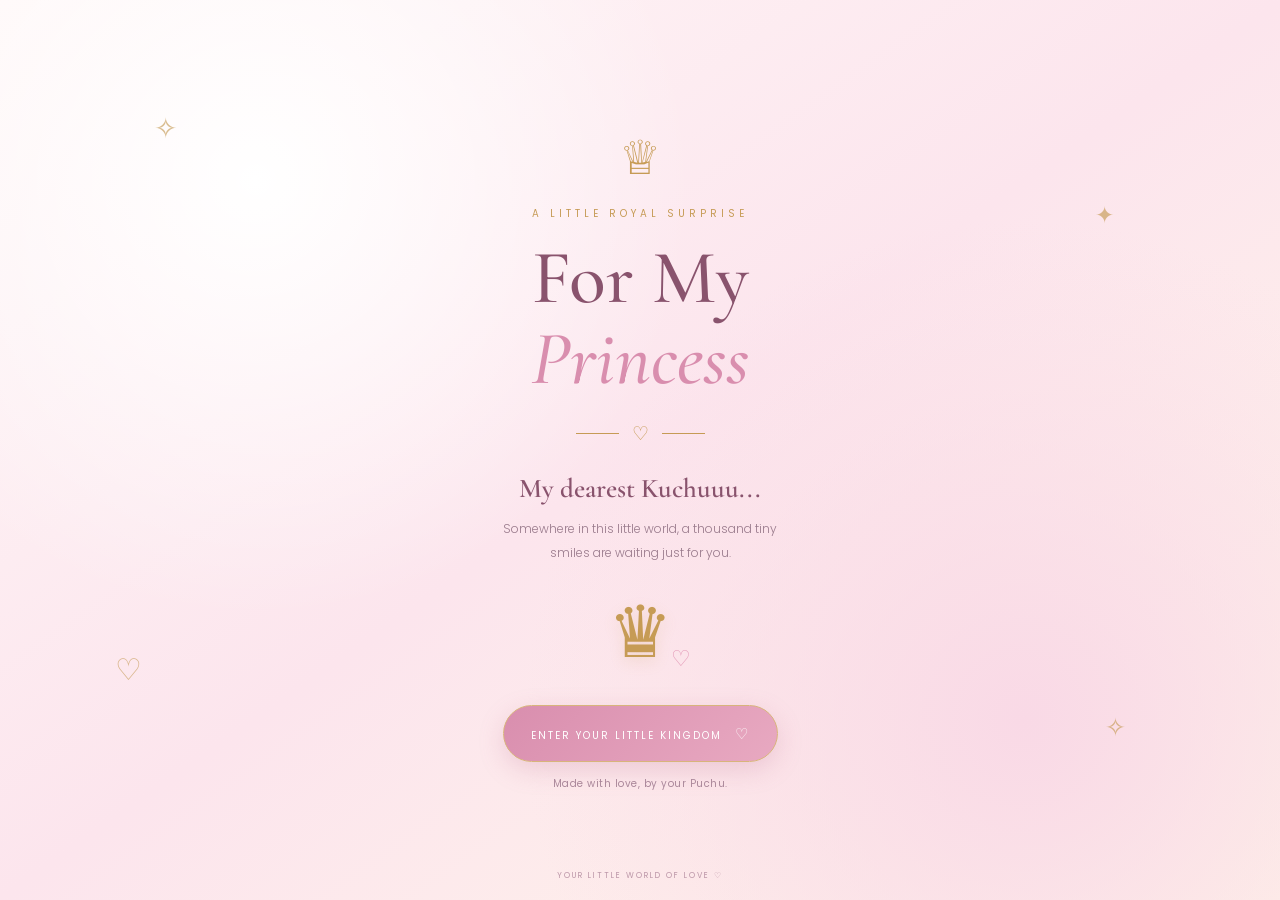
<file: index.html>
<!DOCTYPE html>
<html lang="en">

<head>
    <meta charset="UTF-8">
    <meta name="viewport"
          content="width=device-width, initial-scale=1.0">

    <meta name="theme-color" content="#fff0f5">

    <meta name="description"
          content="A little royal world created with love for my favourite princess.">

    <title>For My Princess 👑</title>

    <link rel="stylesheet" href="css/style.css">

    <script src="js/main.js" defer></script>
</head>

<body>

    <main class="entrance-page">

        <div class="sparkle sparkle-one">✧</div>
        <div class="sparkle sparkle-two">✦</div>
        <div class="sparkle sparkle-three">♡</div>
        <div class="sparkle sparkle-four">✧</div>

        <div class="crown-decoration">♕</div>

        <p class="royal-label">
            A LITTLE ROYAL SURPRISE
        </p>

        <h1 class="main-heading">
            For My
            <span>Princess</span>
        </h1>

        <div class="title-divider">
            <span></span>
            ♡
            <span></span>
        </div>

        <p class="princess-name">
            My dearest Kuchuuu...
        </p>

        <p class="welcome-text">
            Somewhere in this little world,
            a thousand tiny smiles are waiting
            just for you.
        </p>

        <div class="royal-illustration">
            <div class="crown">♛</div>
            <div class="heart">♡</div>
        </div>

        <button
            type="button"
            class="enter-button"
            id="enterPrincessWorld">

            ENTER YOUR LITTLE KINGDOM
            <span>♡</span>

        </button>

        <p class="button-caption">
            Made with love, by your Puchu.
        </p>

        <footer class="entrance-footer">
            YOUR LITTLE WORLD OF LOVE ♡
        </footer>

    </main>

</body>
</html>
</file>
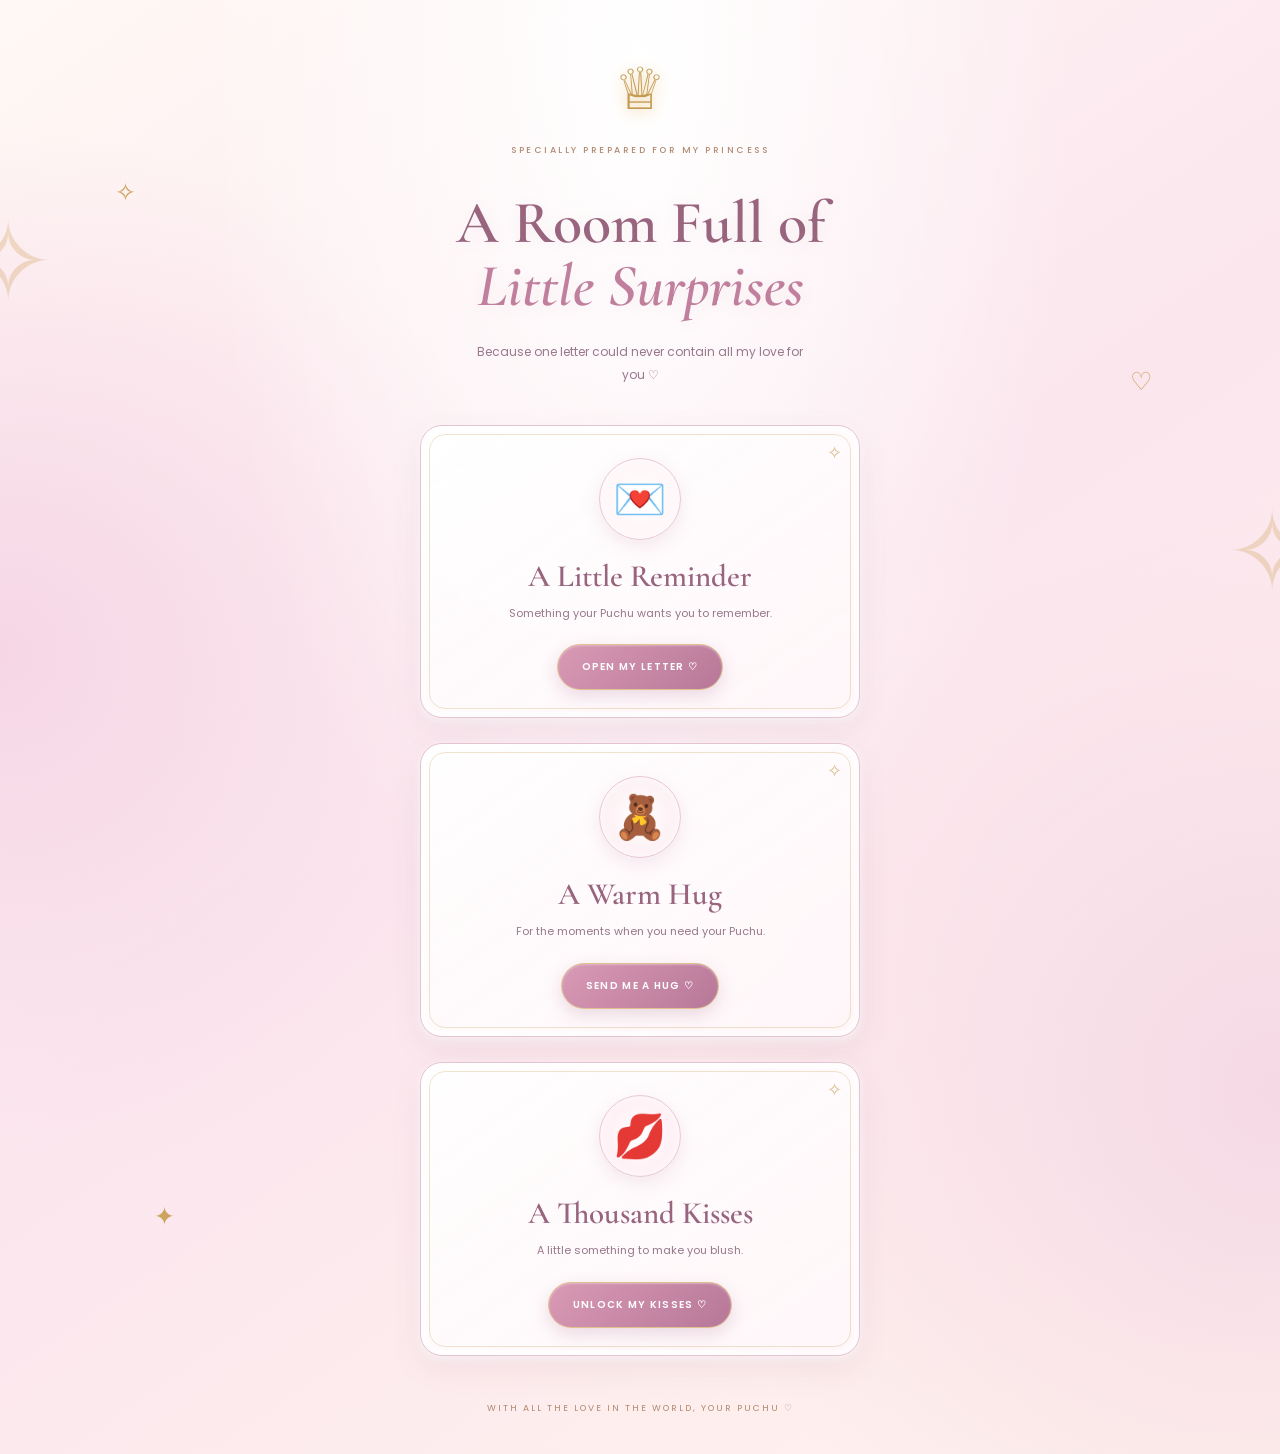
<file: little-surprises.html>
<!DOCTYPE html>
<html lang="en">

<head>
    <meta charset="UTF-8">
    <meta name="viewport"
          content="width=device-width, initial-scale=1.0">

    <meta name="theme-color" content="#fff0f5">

    <title>Little Surprises for My Princess 🎁</title>

    <link rel="stylesheet" href="css/style.css">
    <link rel="stylesheet" href="css/little-surprises.css">

    <script src="js/little-surprises.js" defer></script>
</head>

<body>

    <main class="surprises-page">

        <div class="surprise-sparkle sparkle-one">✧</div>
        <div class="surprise-sparkle sparkle-two">♡</div>
        <div class="surprise-sparkle sparkle-three">✦</div>

        <div class="surprises-crown">♕</div>

        <p class="royal-label">
            SPECIALLY PREPARED FOR MY PRINCESS
        </p>

        <h1 class="surprises-heading">
            A Room Full of
            <span>Little Surprises</span>
        </h1>

        <p class="surprises-subheading">
            Because one letter could never contain all my love for you ♡
        </p>

        <section class="surprise-gifts">

            <div class="surprise-gift" id="reminderGift">
                <div class="gift-icon">💌</div>
                <h2>A Little Reminder</h2>
                <p>Something your Puchu wants you to remember.</p>
                <button type="button" id="openReminder">
                    OPEN MY LETTER ♡
                </button>
                <div class="gift-reveal" id="reminderMessage"></div>
            </div>

            <div class="surprise-gift" id="hugGift">
                <div class="gift-icon">🧸</div>
                <h2>A Warm Hug</h2>
                <p>For the moments when you need your Puchu.</p>
                <button type="button" id="sendHug">
                    SEND ME A HUG ♡
                </button>
                <div class="gift-reveal" id="hugMessage"></div>
            </div>

            <div class="surprise-gift" id="kissGift">
                <div class="gift-icon">💋</div>
                <h2>A Thousand Kisses</h2>
                <p>A little something to make you blush.</p>
                <button type="button" id="sendKisses">
                    UNLOCK MY KISSES ♡
                </button>
                <div class="gift-reveal" id="kissMessage"></div>
            </div>

        </section>

        <p class="surprises-footer">
            WITH ALL THE LOVE IN THE WORLD,
            YOUR PUCHU ♡
        </p>

    </main>

</body>
</html>
</file>
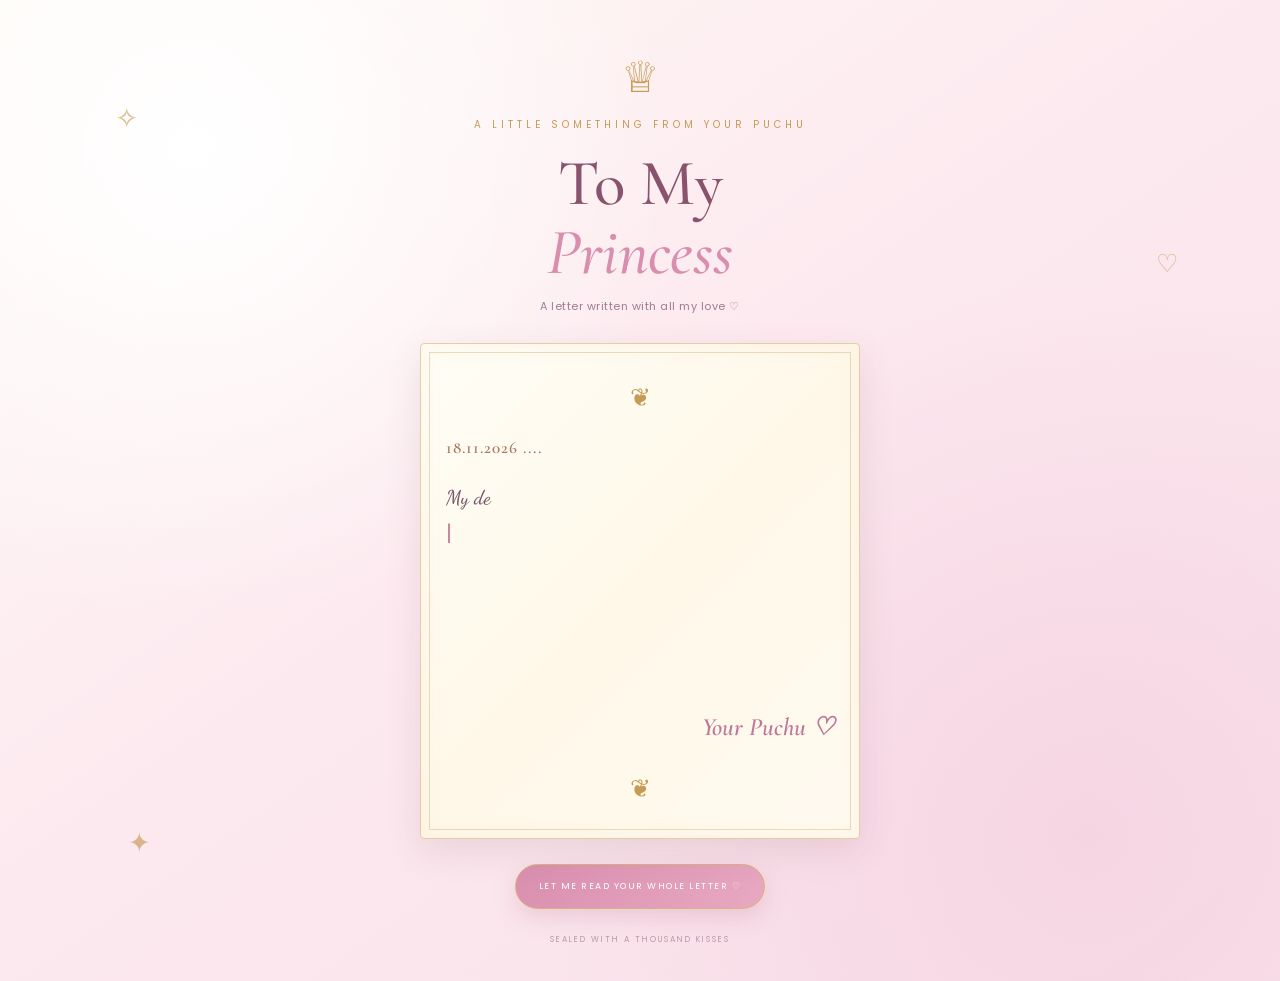
<file: princess-letter.html>
<!DOCTYPE html>
<html lang="en">

<head>
    <meta charset="UTF-8">
    <meta name="viewport"
          content="width=device-width, initial-scale=1.0">

    <meta name="theme-color" content="#fff0f5">

    <title>A Letter for My Princess 💌</title>

    <link rel="stylesheet" href="css/style.css">
    <link rel="stylesheet" href="css/princess-letter.css">

    <script src="js/princess-letter.js" defer></script>
</head>

<body>

    <main class="letter-page">

        <div class="letter-sparkle sparkle-one">✧</div>
        <div class="letter-sparkle sparkle-two">♡</div>
        <div class="letter-sparkle sparkle-three">✦</div>

        <div class="letter-crown">♕</div>

        <p class="royal-label">
            A LITTLE SOMETHING FROM YOUR PUCHU
        </p>

        <h1 class="letter-heading">
            To My
            <span>Princess</span>
        </h1>

        <p class="letter-subheading">
            A letter written with all my love ♡
        </p>

        <section class="parchment" id="letterPaper">

            <div class="parchment-decoration">❦</div>

            <p class="letter-date">
                18.11.2026 ....
            </p>

            <div class="letter-writing-area">

                <div
                    class="typed-letter"
                    id="letterOutput"
                    aria-live="polite">
                </div>

                <span
                    class="typing-cursor"
                    id="typingCursor">
                    |
                </span>

            </div>

            <div class="letter-signature">
                <span>Your Puchu ♡</span>
            </div>

            <div class="parchment-decoration bottom-decoration">
                ❦
            </div>

        </section>

        <button
    type="button"
    class="finish-letter-button"
    id="finishLetter">
    LET ME READ YOUR WHOLE LETTER ♡
</button>

<button
    type="button"
    class="finish-letter-button"
    id="nextSurprises"
    hidden>
    CONTINUE TO YOUR SURPRISES ♡
</button>

        <p class="letter-footer">
            SEALED WITH A THOUSAND KISSES
        </p>

        <!-- THE ORIGINAL LETTER TEXT -->
        <div id="letterSource" hidden>
My dearest Kuchuuu,

Do you know something, baby?

I've never really understood why the world needs a particular day to celebrate a princess. I mean, what about all the other days? What about the sleepy mornings, the random afternoons, the quiet nights, the days when you're laughing uncontrollably, and even those days when you don't feel like smiling at all?

Do you stop being someone's princess on those days?

Not mine, sweetheart. Never mine.

You see, you aren't my princess because a calendar says so. You aren't my princess because today is special, because you're dressed beautifully, because you're smiling, or because everything around you is going perfectly. You're my princess simply because you're you. And no single day, occasion, mood, mistake, distance or difficult moment could ever decide your worth in my eyes.

I wish you could see yourself through my eyes sometimes. Not just when you're all dressed up and feeling pretty, but when you're sleepy, when you're being a little silly, when you're talking nonsense, when you're overthinking, when you're quiet, and even when you don't particularly like yourself.

I'd still look at you and think, there she is, my favourite girl.

And I hope you never feel that you have to be a certain version of yourself to be loved by me. You don't have to be cheerful every time we talk. You don't have to hide your little worries or pretend that everything is okay. You can be vulnerable with me. You can be a little childish, a little dramatic, a little stubborn, a little clingy. You can have your bad days. You can simply exist beside me without having to prove anything.

I don't want to love only the easy-to-love parts of you. I want to know the little things, too. The things you find difficult to explain, the thoughts you keep to yourself, the dreams you're hesitant to speak about, the insecurities you wish you didn't have. I want to understand you, not just admire you.

And baby, I hope you know that being your Puchu isn't just about calling you pretty names, sending kisses or making you smile. It's also about choosing to be gentle with your heart, being patient when things get difficult, listening when you need to be heard, and making sure you never feel that you have to compete for your place in my life.

I cannot promise that every day will be perfect. We are two imperfect little humans, after all. There will be misunderstandings, moods, silly arguments and moments when we won't know exactly what to say. But I hope we always remember that we're on the same side. I'd rather understand you than win an argument. I'd rather work through a difficult moment than let silence make us strangers.

And if there's one thing I want you to carry with you, it's this:

You never have to wait for a special day to feel special to me.

On a random Wednesday, when you're doing absolutely nothing, you're my princess. On a difficult Monday, when you don't feel pretty or confident, you're my princess. On the days when life feels a little too heavy, you're still my princess. And on all those ordinary days that nobody celebrates, I'll still find a thousand little reasons to adore you.

I wish I could sometimes pause time, pull you a little closer, kiss your forehead, brush your hair away from your face and tell you how much you mean to me. Maybe I'd hold your hand for a while and let you talk about absolutely anything. Or maybe we'd just sit quietly, because not every beautiful moment needs words.

And then, of course, I'd probably annoy you with kisses until you started laughing. Muwahhhhh! My poor princess would have absolutely no royal authority over that. Hehe.

Thank you for being my Kuchuuu. Thank you for all the little moments, the laughter, the affection, the conversations, the silliness and the memories we're still making. I don't take the little things lightly. Sometimes, the smallest moments with you become the ones I carry around in my heart throughout the day.

I hope I get to keep discovering you. Not just the girl I fell for, but all the versions of you that life will bring along. I hope we grow, learn, become better for ourselves and keep finding our way back to each other.

So here's a little reminder from your Puchu:

Your crown doesn't disappear when you have a bad day. Your worth doesn't change when you make a mistake. You don't become less precious when you're upset, tired or uncertain. And you never need an occasion to deserve tenderness.

You are my princess on the days the world celebrates you, and on the days the world doesn't even notice.

Today, tomorrow, on all the ordinary days, and in all the little moments in between.

Now come here, Kuchuuu. One forehead kiss, two cheek kisses, a very tight hug, and approximately a million more muwahhhhhssshshshs.

I love you, my girl.

Forever your babyy ♡
        </div>

    </main>

</body>
</html>
</file>
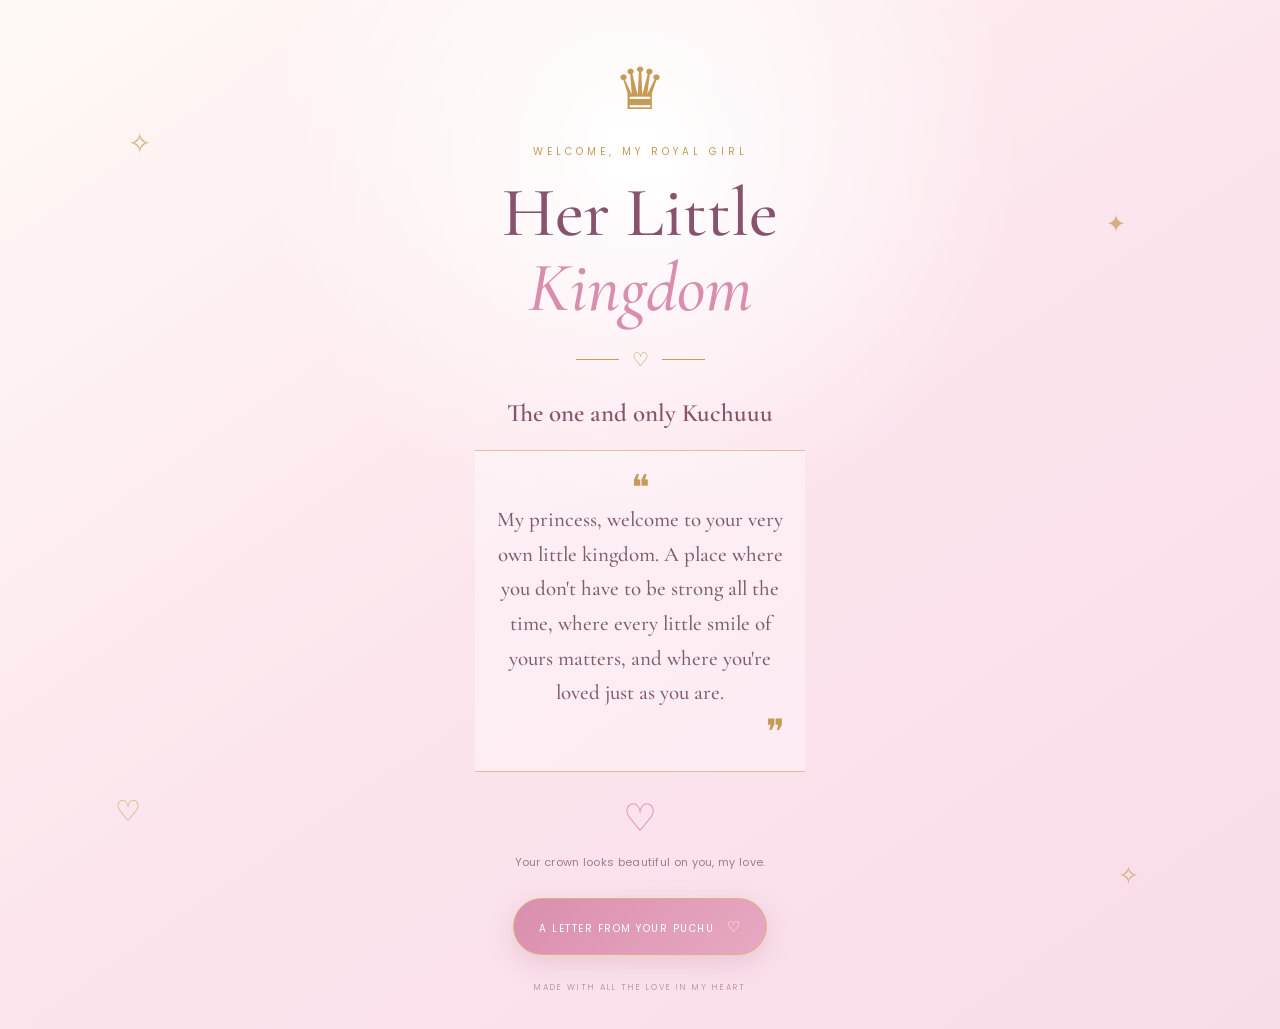
<file: royal-world.html>
<!DOCTYPE html>
<html lang="en">

<head>
    <meta charset="UTF-8">
    <meta name="viewport"
          content="width=device-width, initial-scale=1.0">

    <meta name="theme-color" content="#fff0f5">

    <title>Your Little Kingdom 👑</title>

    <link rel="stylesheet" href="css/style.css">
    <link rel="stylesheet" href="css/royal-world.css">

    <script src="js/royal-world.js" defer></script>
</head>

<body>

    <main class="kingdom-page">

        <div class="kingdom-sparkle sparkle-one">✧</div>
        <div class="kingdom-sparkle sparkle-two">✦</div>
        <div class="kingdom-sparkle sparkle-three">♡</div>
        <div class="kingdom-sparkle sparkle-four">✧</div>

        <div class="kingdom-crown">♛</div>

        <p class="royal-label">
            WELCOME, MY ROYAL GIRL
        </p>

        <h1 class="kingdom-heading">
            Her Little
            <span>Kingdom</span>
        </h1>

        <div class="title-divider">
            <span></span>
            ♡
            <span></span>
        </div>

        <p class="kingdom-name">
            The one and only Kuchuuu
        </p>

        <div class="royal-message">

            <span class="message-ornament">❝</span>

            <p>
                My princess, welcome to your
                very own little kingdom.
                A place where you don't have
                to be strong all the time,
                where every little smile of
                yours matters, and where
                you're loved just as you are.
            </p>

            <span class="message-ornament closing">❞</span>

        </div>

        <div class="kingdom-heart">
            ♡
        </div>

        <p class="kingdom-caption">
            Your crown looks beautiful on you, my love.
        </p>

        <button
            type="button"
            class="letter-button"
            id="openPrincessLetter">

            A LETTER FROM YOUR PUCHU
            <span>♡</span>

        </button>

        <p class="kingdom-footer">
            MADE WITH ALL THE LOVE IN MY HEART
        </p>

    </main>

</body>
</html>
</file>
<file: css/style.css>
/* =====================================
   A LITTLE WORLD FOR MY PRINCESS
   ROYAL PINK THEME
===================================== */

@import url('https://fonts.googleapis.com/css2?family=Cormorant+Garamond:wght@400;500;600;700&family=Poppins:wght@300;400;500;600&display=swap');

:root {
    --pink: #f5c6d7;
    --deep-pink: #d98eae;
    --soft-pink: #fff0f5;
    --ivory: #fffaf5;
    --gold: #c69b55;
    --dark-rose: #89536d;
    --text: #765568;
}

* {
    margin: 0;
    padding: 0;
    box-sizing: border-box;
}

body {
    min-height: 100vh;
    font-family: 'Poppins', sans-serif;
    background:
        radial-gradient(circle at 20% 20%, #ffffff 0%, transparent 35%),
        radial-gradient(circle at 80% 80%, #f9d9e6 0%, transparent 40%),
        linear-gradient(145deg, #fff8f8, #fce5ed, #fff4e9);

    color: var(--text);
    overflow-x: hidden;
}

.entrance-page {
    min-height: 100vh;
    min-height: 100svh;

    display: flex;
    flex-direction: column;
    justify-content: center;
    align-items: center;

    text-align: center;

    padding: 45px 22px 30px;
    position: relative;
    overflow: hidden;
}

/* DECORATIVE SPARKLES */

.sparkle {
    position: absolute;
    color: var(--gold);
    opacity: 0.65;
    animation: sparkleFloat 4s ease-in-out infinite;
}

.sparkle-one {
    top: 12%;
    left: 12%;
    font-size: 28px;
}

.sparkle-two {
    top: 22%;
    right: 13%;
    font-size: 23px;
    animation-delay: 1s;
}

.sparkle-three {
    bottom: 23%;
    left: 9%;
    font-size: 30px;
    animation-delay: 2s;
}

.sparkle-four {
    bottom: 17%;
    right: 12%;
    font-size: 25px;
    animation-delay: 0.5s;
}

@keyframes sparkleFloat {
    0%, 100% {
        transform: translateY(0) rotate(0deg);
        opacity: 0.4;
    }

    50% {
        transform: translateY(-13px) rotate(15deg);
        opacity: 1;
    }
}

/* ROYAL CROWN */

.crown-decoration {
    color: var(--gold);
    font-size: 47px;
    margin-bottom: 13px;
    animation: crownGlow 3s ease-in-out infinite;
}

@keyframes crownGlow {
    0%, 100% {
        text-shadow: 0 0 5px rgba(198,155,85,0.1);
    }

    50% {
        text-shadow: 0 0 18px rgba(198,155,85,0.5);
    }
}

/* TEXT */

.royal-label {
    font-size: 10px;
    letter-spacing: 4px;
    color: var(--gold);
    margin-bottom: 20px;
}

.main-heading {
    font-family: 'Cormorant Garamond', serif;
    font-size: clamp(48px, 12vw, 76px);
    font-weight: 500;
    line-height: 0.95;
    color: var(--dark-rose);
}

.main-heading span {
    display: block;
    font-style: italic;
    color: var(--deep-pink);
    margin-top: 8px;
}

.title-divider {
    display: flex;
    align-items: center;
    gap: 13px;
    color: var(--gold);
    margin: 24px 0;
    font-size: 19px;
}

.title-divider span {
    width: 43px;
    height: 1px;
    background: var(--gold);
}

.princess-name {
    font-family: 'Cormorant Garamond', serif;
    font-size: 27px;
    font-weight: 600;
    color: var(--dark-rose);
    margin-bottom: 12px;
}

.welcome-text {
    max-width: 310px;
    font-size: 12px;
    line-height: 2;
    font-weight: 300;
    color: #98798b;
}

/* ROYAL ILLUSTRATION */

.royal-illustration {
    position: relative;
    margin: 25px 0 30px;
    width: 105px;
    height: 85px;

    display: flex;
    justify-content: center;
    align-items: center;
}

.crown {
    font-size: 72px;
    color: var(--gold);
    text-shadow: 0 5px 15px rgba(198,155,85,0.2);
}

.heart {
    position: absolute;
    color: #e49ab8;
    font-size: 22px;
    bottom: 0;
    right: 2px;
    animation: heartBeat 1.8s ease-in-out infinite;
}

@keyframes heartBeat {
    0%, 100% {
        transform: scale(1);
    }

    50% {
        transform: scale(1.2);
    }
}

/* ENTRANCE BUTTON */

.enter-button {
    border: 1px solid #d8b47b;
    background: linear-gradient(135deg, #d98eae, #e8a9c1);
    color: white;

    padding: 16px 27px;
    border-radius: 40px;

    font-family: 'Poppins', sans-serif;
    font-size: 10px;
    letter-spacing: 2px;

    box-shadow: 0 8px 25px rgba(195, 119, 151, 0.25);

    cursor: pointer;
    transition: 0.3s ease;
}

.enter-button span {
    margin-left: 8px;
    font-size: 15px;
}

.enter-button:active {
    transform: scale(0.96);
}

.enter-button:hover {
    box-shadow: 0 10px 30px rgba(195, 119, 151, 0.4);
    transform: translateY(-3px);
}

.button-caption {
    font-size: 10px;
    color: #aa879a;
    margin-top: 14px;
    letter-spacing: 0.5px;
}

/* FOOTER */

.entrance-footer {
    position: absolute;
    bottom: 18px;

    font-size: 8px;
    letter-spacing: 2px;
    color: #bd98a9;
}

@media (max-height: 700px) {
    .entrance-page {
        padding-top: 25px;
        padding-bottom: 45px;
    }

    .crown-decoration {
        font-size: 36px;
        margin-bottom: 8px;
    }

    .royal-illustration {
        margin: 15px 0 20px;
    }
}

@media (prefers-reduced-motion: reduce) {
    *,
    *::before,
    *::after {
        animation-duration: 0.01ms !important;
        animation-iteration-count: 1 !important;
        transition-duration: 0.01ms !important;
    }
}
</file>
<file: css/little-surprises.css>
/* =====================================
   LITTLE SURPRISES FOR MY PRINCESS
   ROYAL TREASURE ROOM
===================================== */

.surprises-page {
    min-height: 100vh;
    min-height: 100svh;
    position: relative;
    overflow: hidden;

    display: flex;
    flex-direction: column;
    align-items: center;

    padding: 45px 20px 35px;

    background:
        radial-gradient(ellipse at 50% 5%, #ffffff 0%, transparent 48%),
        radial-gradient(circle at 0% 45%, #f6d6e5 0%, transparent 35%),
        radial-gradient(circle at 100% 75%, #f5d9e5 0%, transparent 35%),
        linear-gradient(145deg, #fff8f5, #fbe6ee, #fff3ed);

    color: #765568;
    text-align: center;
}

/* =====================================
   ROYAL DECORATIONS
===================================== */

.surprises-page::before,
.surprises-page::after {
    content: "✧";
    position: absolute;
    color: #d5ad70;
    opacity: 0.35;
    font-size: 110px;
    pointer-events: none;
}

.surprises-page::before {
    top: 180px;
    left: -38px;
}

.surprises-page::after {
    top: 470px;
    right: -38px;
}

.surprises-crown {
    font-size: 58px;
    color: #c49a52;
    margin-bottom: 12px;
    text-shadow: 0 3px 15px #e8c98b;
    animation: crownFloat 4s ease-in-out infinite;
}

@keyframes crownFloat {
    0%, 100% {
        transform: translateY(0);
    }

    50% {
        transform: translateY(-7px);
    }
}

.surprise-sparkle {
    position: absolute;
    color: #cda45e;
    font-size: 25px;
    animation: surpriseFloat 4s ease-in-out infinite;
    pointer-events: none;
}

.sparkle-one {
    top: 12%;
    left: 9%;
}

.sparkle-two {
    top: 25%;
    right: 10%;
    animation-delay: 1s;
}

.sparkle-three {
    bottom: 15%;
    left: 12%;
    animation-delay: 2s;
}

@keyframes surpriseFloat {
    0%, 100% {
        transform: translateY(0) rotate(0deg);
        opacity: 0.45;
    }

    50% {
        transform: translateY(-13px) rotate(15deg);
        opacity: 1;
    }
}

/* =====================================
   HEADINGS
===================================== */

.royal-label {
    font-family: 'Poppins', sans-serif;
    font-size: 9px;
    letter-spacing: 2.5px;
    font-weight: 500;
    color: #b18a72;
}

.surprises-heading {
    font-family: 'Cormorant Garamond', serif;
    font-size: clamp(40px, 9vw, 60px);
    line-height: 1.05;
    font-weight: 600;
    margin: 15px 0;
    color: #98647e;
    text-shadow: 0 3px 15px rgba(189, 130, 159, 0.12);
}

.surprises-heading span {
    display: block;
    color: #c17f9e;
    font-style: italic;
}

.surprises-subheading {
    font-family: 'Poppins', sans-serif;
    font-size: 12px;
    line-height: 1.9;
    max-width: 340px;
    margin: 8px auto 38px;
    color: #98788c;
}

/* =====================================
   GIFT COLLECTION
===================================== */

.surprise-gifts {
    width: 100%;
    max-width: 440px;

    display: flex;
    flex-direction: column;
    gap: 25px;
}

/* =====================================
   INDIVIDUAL TREASURE BOXES
===================================== */

.surprise-gift {
    position: relative;

    padding: 32px 21px 27px;

    border: 1px solid #e4c4d1;
    border-radius: 22px;

    background:
        linear-gradient(145deg,
            rgba(255,255,255,0.96),
            rgba(255,247,249,0.91));

    box-shadow:
        0 12px 30px rgba(146, 93, 120, 0.10),
        0 3px 8px rgba(255,255,255,0.9),
        inset 0 0 0 5px rgba(255,255,255,0.45);

    backdrop-filter: blur(10px);

    transition:
        transform 0.3s ease,
        box-shadow 0.3s ease;
}

/* GOLDEN INNER BORDER */

.surprise-gift::before {
    content: "";
    position: absolute;
    inset: 8px;
    border: 1px solid rgba(205, 164, 94, 0.30);
    border-radius: 16px;
    pointer-events: none;
}

/* DECORATIVE TOP ORNAMENT */

.surprise-gift::after {
    content: "✧";
    position: absolute;
    top: 13px;
    right: 17px;
    font-size: 18px;
    color: #d1ad72;
    opacity: 0.8;
}

.surprise-gift:active {
    transform: scale(0.985);
}

/* =====================================
   GIFT ICONS
===================================== */

.gift-icon {
    width: 82px;
    height: 82px;

    display: flex;
    align-items: center;
    justify-content: center;

    margin: 0 auto 17px;

    font-size: 43px;

    border-radius: 50%;

    background:
        radial-gradient(circle, #fff 0%, #fff3f7 70%, #f8dce8 100%);

    border: 1px solid #e8c8d5;

    box-shadow:
        0 6px 18px rgba(189, 130, 159, 0.17),
        inset 0 0 12px rgba(255,255,255,0.9);
}

/* INDIVIDUAL GIFT COLORS */

#reminderGift .gift-icon {
    background: radial-gradient(circle, #fff, #fff0f3);
}

#hugGift .gift-icon {
    background: radial-gradient(circle, #fff, #fce8ed);
}

#kissGift .gift-icon {
    background: radial-gradient(circle, #fff, #ffe6ef);
}

/* =====================================
   GIFT TITLES AND DESCRIPTIONS
===================================== */

.surprise-gift h2 {
    font-family: 'Cormorant Garamond', serif;
    font-size: 31px;
    font-weight: 600;
    color: #98647e;
    margin: 5px 0 9px;
}

.surprise-gift p {
    font-family: 'Poppins', sans-serif;
    font-size: 11px;
    line-height: 1.8;
    margin: 0 auto 21px;
    color: #98788c;
}

/* =====================================
   ROYAL BUTTONS
===================================== */

.surprise-gift button {
    position: relative;
    z-index: 1;

    border: 1px solid #e0c18e;
    border-radius: 35px;

    padding: 14px 24px;

    background:
        linear-gradient(135deg, #d99ab5, #b77798);

    color: white;

    font-family: 'Poppins', sans-serif;
    font-size: 10px;
    font-weight: 600;
    letter-spacing: 1.3px;

    box-shadow:
        0 6px 17px rgba(168, 110, 144, 0.23),
        inset 0 1px 2px rgba(255,255,255,0.35);

    cursor: pointer;

    transition:
        transform 0.25s ease,
        box-shadow 0.25s ease;
}

.surprise-gift button:active {
    transform: scale(0.94);
    box-shadow: 0 3px 8px rgba(168, 110, 144, 0.2);
}

/* =====================================
   ANTIQUE ROYAL PARCHMENT SCROLL
===================================== */

.gift-reveal {
    display: none;

    position: relative;

    margin: 32px 7px 15px;
    padding: 45px 23px 43px;

    /*
       AGED IVORY PARCHMENT
       WITH DARKENED ROLLED ENDS
    */

    background:
        /* Top rolled edge */
        linear-gradient(
            to bottom,
            #b89a6e 0px,
            #e2c99e 5px,
            #fff0d0 13px,
            transparent 25px
        ) top / 100% 25px no-repeat,

        /* Bottom rolled edge */
        linear-gradient(
            to top,
            #b89a6e 0px,
            #e2c99e 5px,
            #fff0d0 13px,
            transparent 25px
        ) bottom / 100% 25px no-repeat,

        /* Aged paper texture */
        radial-gradient(
            ellipse at 15% 20%,
            rgba(177, 132, 77, 0.12),
            transparent 38%
        ),

        radial-gradient(
            ellipse at 85% 75%,
            rgba(177, 132, 77, 0.12),
            transparent 40%
        ),

        linear-gradient(
            100deg,
            #ead7b5 0%,
            #fff5dc 5%,
            #f8e9c9 50%,
            #fff5dc 95%,
            #ddc49a 100%
        );

    color: #75566a;

    font-family: 'Cormorant Garamond', serif;
    font-size: 20px;
    line-height: 1.85;
    font-weight: 500;

    white-space: pre-line;
    text-align: center;

    border: none;

    /*
       HAND-CUT IRREGULAR SIDES
       TOP AND BOTTOM REMAIN STRAIGHT
    */

    clip-path: polygon(
        0% 0%,
        100% 0%,

        98% 4%,
        100% 9%,
        98% 14%,
        100% 19%,
        98% 24%,
        100% 29%,
        98% 34%,
        100% 39%,
        98% 44%,
        100% 49%,
        98% 54%,
        100% 59%,
        98% 64%,
        100% 69%,
        98% 74%,
        100% 79%,
        98% 84%,
        100% 89%,
        98% 94%,
        100% 100%,

        0% 100%,

        2% 94%,
        0% 89%,
        2% 84%,
        0% 79%,
        2% 74%,
        0% 69%,
        2% 64%,
        0% 59%,
        2% 54%,
        0% 49%,
        2% 44%,
        0% 39%,
        2% 34%,
        0% 29%,
        2% 24%,
        0% 19%,
        2% 14%,
        0% 9%,
        2% 4%
    );

    box-shadow:
        inset 0 0 25px rgba(115, 78, 44, 0.12),
        0 8px 18px rgba(111, 77, 51, 0.10);
}

/* ORNAMENTAL LETTER SEPARATOR */

.gift-reveal::before {
    content: "❧  ♡  ❧";

    display: block;

    margin-bottom: 19px;

    color: #aa8351;
    font-size: 19px;
    letter-spacing: 5px;
}

/* OPENING ANIMATION */

.gift-reveal.show {
    display: block;
    animation: revealGift 0.75s ease both;
}

@keyframes revealGift {
    from {
        opacity: 0;
        transform: translateY(15px) scale(0.97);
    }

    to {
        opacity: 1;
        transform: translateY(0) scale(1);
    }
}

/* =====================================
   FOOTER
===================================== */

.surprises-footer {
    margin-top: 43px;

    font-family: 'Poppins', sans-serif;
    font-size: 9px;
    letter-spacing: 2px;
    line-height: 2.2;

    color: #b18a72;
}

/* =====================================
   FLOATING HEART PARTICLES
===================================== */

.love-particle {
    position: fixed;
    left: var(--start-x);
    top: var(--start-y);
    font-size: var(--particle-size);
    pointer-events: none;
    z-index: 999;
    animation: heartFly var(--duration) ease-out forwards;
}

@keyframes heartFly {
    0% {
        opacity: 0;
        transform: translate(0, 0) scale(0.4) rotate(0deg);
    }

    15% {
        opacity: 1;
    }

    100% {
        opacity: 0;
        transform: translate(var(--move-x), var(--move-y))
                   scale(1.4) rotate(var(--rotation));
    }
}

/* =====================================
   TEDDY HUG
===================================== */

#hugGift.hugging .gift-icon {
    animation: teddyHug 0.7s ease-in-out;
}

@keyframes teddyHug {
    0%, 100% { transform: scale(1); }
    30% { transform: scale(1.35); }
    55% { transform: scale(0.9); }
    75% { transform: scale(1.2); }
}

/* =====================================
   KISS ANIMATION
===================================== */

#kissGift.kissing .gift-icon {
    animation: kissBounce 0.6s ease-in-out;
}

@keyframes kissBounce {
    0%, 100% { transform: scale(1) rotate(0); }
    40% { transform: scale(1.35) rotate(-12deg); }
    70% { transform: scale(0.9) rotate(12deg); }
}

/* =====================================
   REMINDER GLOW
===================================== */

#reminderGift.reminding {
    animation: reminderGlow 1.2s ease-in-out;
}

@keyframes reminderGlow {
    0%, 100% {
        box-shadow: 0 10px 30px rgba(146, 93, 120, 0.09);
    }

    50% {
        box-shadow: 0 0 30px rgba(219, 139, 177, 0.45);
    }
}

/* =====================================
   MOBILE
===================================== */

@media (max-width: 380px) {

    .surprises-page {
        padding: 35px 15px 28px;
    }

    .surprise-gift {
        padding: 27px 16px;
    }

    .surprises-heading {
        font-size: 37px;
    }

    .gift-reveal {
        margin-left: 3px;
        margin-right: 3px;
        padding: 39px 16px 37px;
        font-size: 18px;
        line-height: 1.8;
    }
}

/* =====================================
   REDUCED MOTION
===================================== */

@media (prefers-reduced-motion: reduce) {
    .surprise-sparkle,
    .surprises-crown,
    .love-particle,
    #hugGift.hugging .gift-icon,
    #kissGift.kissing .gift-icon,
    #reminderGift.reminding {
        animation: none;
    }
}
</file>
<file: css/princess-letter.css>
/* =====================================
   A LETTER FOR MY PRINCESS
   ROYAL PARCHMENT DESIGN
===================================== */
@import url('https://fonts.googleapis.com/css2?family=Dancing+Script:wght@400;500;600&display=swap');

.letter-page {
    min-height: 100vh;
    min-height: 100svh;

    position: relative;
    overflow: visible;

    display: flex;
    flex-direction: column;
    align-items: center;

    padding: 45px 18px 35px;

    background:
        radial-gradient(circle at 15% 15%, #ffffff 0%, transparent 35%),
        radial-gradient(circle at 85% 85%, #f6d5e3 0%, transparent 40%),
        linear-gradient(145deg, #fffaf5, #fce8ef, #f8e1e9);
}

/* DECORATIVE SPARKLES */

.letter-sparkle {
    position: absolute;
    color: var(--gold);
    opacity: 0.65;
    animation: letterFloat 4s ease-in-out infinite;
}

.letter-sparkle.sparkle-one {
    top: 10%;
    left: 9%;
    font-size: 28px;
}

.letter-sparkle.sparkle-two {
    top: 25%;
    right: 8%;
    font-size: 25px;
    animation-delay: 1s;
}

.letter-sparkle.sparkle-three {
    bottom: 12%;
    left: 10%;
    font-size: 27px;
    animation-delay: 2s;
}

@keyframes letterFloat {
    0%, 100% {
        transform: translateY(0) rotate(0deg);
        opacity: 0.4;
    }

    50% {
        transform: translateY(-12px) rotate(15deg);
        opacity: 1;
    }
}

/* HEADING */

.letter-crown {
    color: var(--gold);
    font-size: 43px;
    margin-bottom: 8px;
}

.letter-heading {
    font-family: 'Cormorant Garamond', serif;
    font-size: clamp(43px, 11vw, 65px);
    font-weight: 500;
    line-height: 0.95;
    text-align: center;
    color: var(--dark-rose);
}

.letter-heading span {
    display: block;
    font-style: italic;
    color: var(--deep-pink);
    margin-top: 7px;
}

.letter-subheading {
    margin-top: 14px;
    margin-bottom: 28px;
    font-size: 11px;
    color: #a17b90;
    letter-spacing: 0.5px;
    text-align: center;
}

/* PARCHMENT */

.parchment {
    width: 100%;
    max-width: 440px;

    position: relative;

    padding: 35px 25px 30px;

    background:
        linear-gradient(
            135deg,
            #fffdf6,
            #fff8e9,
            #fffaf0
        );

    border: 1px solid #e5cda6;

    border-radius: 4px;

    box-shadow:
        0 12px 35px rgba(112, 76, 83, 0.12),
        inset 0 0 25px rgba(198,155,85,0.07);
}

/* PAPER DECORATION */

.parchment::before {
    content: "";
    position: absolute;
    inset: 8px;

    border: 1px solid rgba(198,155,85,0.35);

    pointer-events: none;
}

.parchment-decoration {
    position: relative;
    text-align: center;
    color: var(--gold);
    font-size: 25px;
    margin-bottom: 20px;
}

.bottom-decoration {
    margin-top: 28px;
    margin-bottom: 0;
}

/* LETTER CONTENT */

.letter-date {
    font-family: 'Cormorant Garamond', serif;
    font-size: 17px;
    font-weight: 600;
    letter-spacing: 1px;
    color: #a77961;
    margin-bottom: 22px;
    position: relative;
}

.letter-writing-area {
    position: relative;
    min-height: 200px;
}

.typed-letter {
    white-space: pre-wrap;
    overflow-wrap: anywhere;

    font-family: 'Dancing Script', cursive;
    font-size: 20px;
    line-height: 1.85;
    font-weight: 500;

    color: #765568;
}

/* TYPING CURSOR */

.typing-cursor {
    display: inline-block;

    color: #c58a9e;
    font-size: 22px;

    animation: cursorBlink 0.8s steps(2, start) infinite;
}

@keyframes cursorBlink {
    to {
        visibility: hidden;
    }
}

/* SIGNATURE */

.letter-signature {
    position: relative;

    margin-top: 32px;

    font-family: 'Cormorant Garamond', serif;
    font-size: 18px;
    font-style: italic;

    color: #98748a;
    text-align: right;
}

.letter-signature span {
    display: block;

    margin-top: 7px;

    font-size: 25px;
    font-weight: 600;

    color: #bd7899;
}

/* FINISH BUTTON */

.finish-letter-button {
    margin-top: 25px;

    padding: 15px 23px;

    border: 1px solid #d8b47b;
    border-radius: 40px;

    background: linear-gradient(
        135deg,
        #d98eae,
        #e8a9c1
    );

    color: white;

    font-family: 'Poppins', sans-serif;
    font-size: 9px;
    letter-spacing: 1.5px;

    box-shadow: 0 8px 22px rgba(195,119,151,0.25);

    cursor: pointer;
    transition: 0.3s ease;
}

.finish-letter-button:hover {
    transform: translateY(-3px);
}

.finish-letter-button:active {
    transform: scale(0.96);
}

.finish-letter-button:disabled {
    opacity: 0.65;
    cursor: default;
}

/* FOOTER */

.letter-footer {
    margin-top: 25px;

    font-size: 8px;
    letter-spacing: 2px;

    color: #bd98a9;
    text-align: center;
}

/* MOBILE */

@media (max-width: 380px) {
    .parchment {
        padding: 30px 19px 25px;
    }

    .typed-letter {
        font-size: 17px;
        line-height: 1.8;
    }

    .letter-page {
        padding-left: 13px;
        padding-right: 13px;
    }
}


/* REDUCED MOTION */

@media (prefers-reduced-motion: reduce) {
    .letter-sparkle,
    .typing-cursor {
        animation: none;
    }
}

/* NATURAL PAGE SCROLLING */

html {
    overflow-y: auto;
    scroll-behavior: auto;
}
body {
    overflow-x: hidden;
    overflow-y: auto;
}

.letter-page {
    overflow: visible;
}
</file>
<file: css/royal-world.css>
/* =====================================
   HER LITTLE KINGDOM
   ROYAL WORLD STYLING
===================================== */

.kingdom-page {
    min-height: 100vh;
    min-height: 100svh;

    position: relative;
    overflow: hidden;

    display: flex;
    flex-direction: column;
    justify-content: center;
    align-items: center;

    text-align: center;

    padding: 45px 24px 35px;

    background:
        radial-gradient(circle at 50% 15%, #ffffff 0%, transparent 35%),
        linear-gradient(145deg, #fffaf5, #fce5ed, #f8dce9);
}

/* SPARKLES */

.kingdom-sparkle {
    position: absolute;
    color: var(--gold);
    opacity: 0.7;
    animation: kingdomFloat 4s ease-in-out infinite;
}

.kingdom-sparkle.sparkle-one {
    top: 12%;
    left: 10%;
    font-size: 28px;
}

.kingdom-sparkle.sparkle-two {
    top: 20%;
    right: 12%;
    font-size: 24px;
    animation-delay: 1s;
}

.kingdom-sparkle.sparkle-three {
    bottom: 19%;
    left: 9%;
    font-size: 29px;
    animation-delay: 2s;
}

.kingdom-sparkle.sparkle-four {
    bottom: 13%;
    right: 11%;
    font-size: 25px;
    animation-delay: 0.5s;
}

@keyframes kingdomFloat {
    0%, 100% {
        transform: translateY(0) rotate(0deg);
        opacity: 0.4;
    }

    50% {
        transform: translateY(-13px) rotate(15deg);
        opacity: 1;
    }
}

/* CROWN */

.kingdom-crown {
    font-size: 58px;
    color: var(--gold);
    margin-bottom: 12px;

    animation: royalGlow 3s ease-in-out infinite;
}

@keyframes royalGlow {
    0%, 100% {
        text-shadow: 0 0 5px rgba(198,155,85,0.1);
    }

    50% {
        text-shadow: 0 0 22px rgba(198,155,85,0.5);
    }
}

/* HEADINGS */

.kingdom-heading {
    font-family: 'Cormorant Garamond', serif;
    font-size: clamp(48px, 12vw, 70px);
    font-weight: 500;
    line-height: 0.95;
    color: var(--dark-rose);
}

.kingdom-heading span {
    display: block;
    font-style: italic;
    color: var(--deep-pink);
    margin-top: 8px;
}

.kingdom-name {
    font-family: 'Cormorant Garamond', serif;
    font-size: 25px;
    font-weight: 600;
    color: var(--dark-rose);
    margin-bottom: 22px;
}

/* MESSAGE */

.royal-message {
    max-width: 330px;
    position: relative;

    padding: 24px 20px;

    border-top: 1px solid rgba(198,155,85,0.55);
    border-bottom: 1px solid rgba(198,155,85,0.55);

    background: rgba(255,255,255,0.35);
}

.royal-message p {
    font-family: 'Cormorant Garamond', serif;
    font-size: 21px;
    line-height: 1.65;
    font-weight: 500;
    color: #805b70;
}

.message-ornament {
    display: block;
    font-family: 'Cormorant Garamond', serif;
    font-size: 35px;
    color: var(--gold);
    line-height: 0.8;
}

.message-ornament.closing {
    text-align: right;
    margin-top: 8px;
}

/* HEART */

.kingdom-heart {
    color: #dc91b1;
    font-size: 38px;
    margin: 17px 0 8px;

    animation: kingdomHeartbeat 1.8s ease-in-out infinite;
}

@keyframes kingdomHeartbeat {
    0%, 100% {
        transform: scale(1);
    }

    50% {
        transform: scale(1.18);
    }
}

.kingdom-caption {
    font-size: 11px;
    color: #a17b90;
    letter-spacing: 0.3px;
    margin-bottom: 27px;
}

/* LETTER BUTTON */

.letter-button {
    border: 1px solid #d8b47b;

    background: linear-gradient(
        135deg,
        #d98eae,
        #e8a9c1
    );

    color: white;

    padding: 16px 25px;
    border-radius: 40px;

    font-family: 'Poppins', sans-serif;
    font-size: 10px;
    letter-spacing: 1.5px;

    box-shadow: 0 8px 25px rgba(195,119,151,0.25);

    cursor: pointer;
    transition: 0.3s ease;
}

.letter-button span {
    margin-left: 8px;
    font-size: 15px;
}

.letter-button:hover {
    transform: translateY(-3px);
    box-shadow: 0 10px 30px rgba(195,119,151,0.4);
}

.letter-button:active {
    transform: scale(0.96);
}

.letter-button:disabled {
    opacity: 0.7;
    cursor: wait;
}

/* FOOTER */

.kingdom-footer {
    font-size: 8px;
    letter-spacing: 2px;
    color: #bd98a9;
    margin-top: 27px;
}

/* SMALL SCREENS */

@media (max-height: 700px) {
    .kingdom-page {
        padding-top: 25px;
        padding-bottom: 25px;
    }

    .kingdom-crown {
        font-size: 42px;
        margin-bottom: 7px;
    }

    .kingdom-name {
        margin-bottom: 14px;
    }

    .royal-message {
        padding: 15px 18px;
    }

    .royal-message p {
        font-size: 19px;
    }

    .kingdom-heart {
        margin: 10px 0 5px;
    }

    .kingdom-caption {
        margin-bottom: 17px;
    }
}

@media (prefers-reduced-motion: reduce) {
    .kingdom-sparkle,
    .kingdom-crown,
    .kingdom-heart {
        animation: none;
    }
}
</file>
